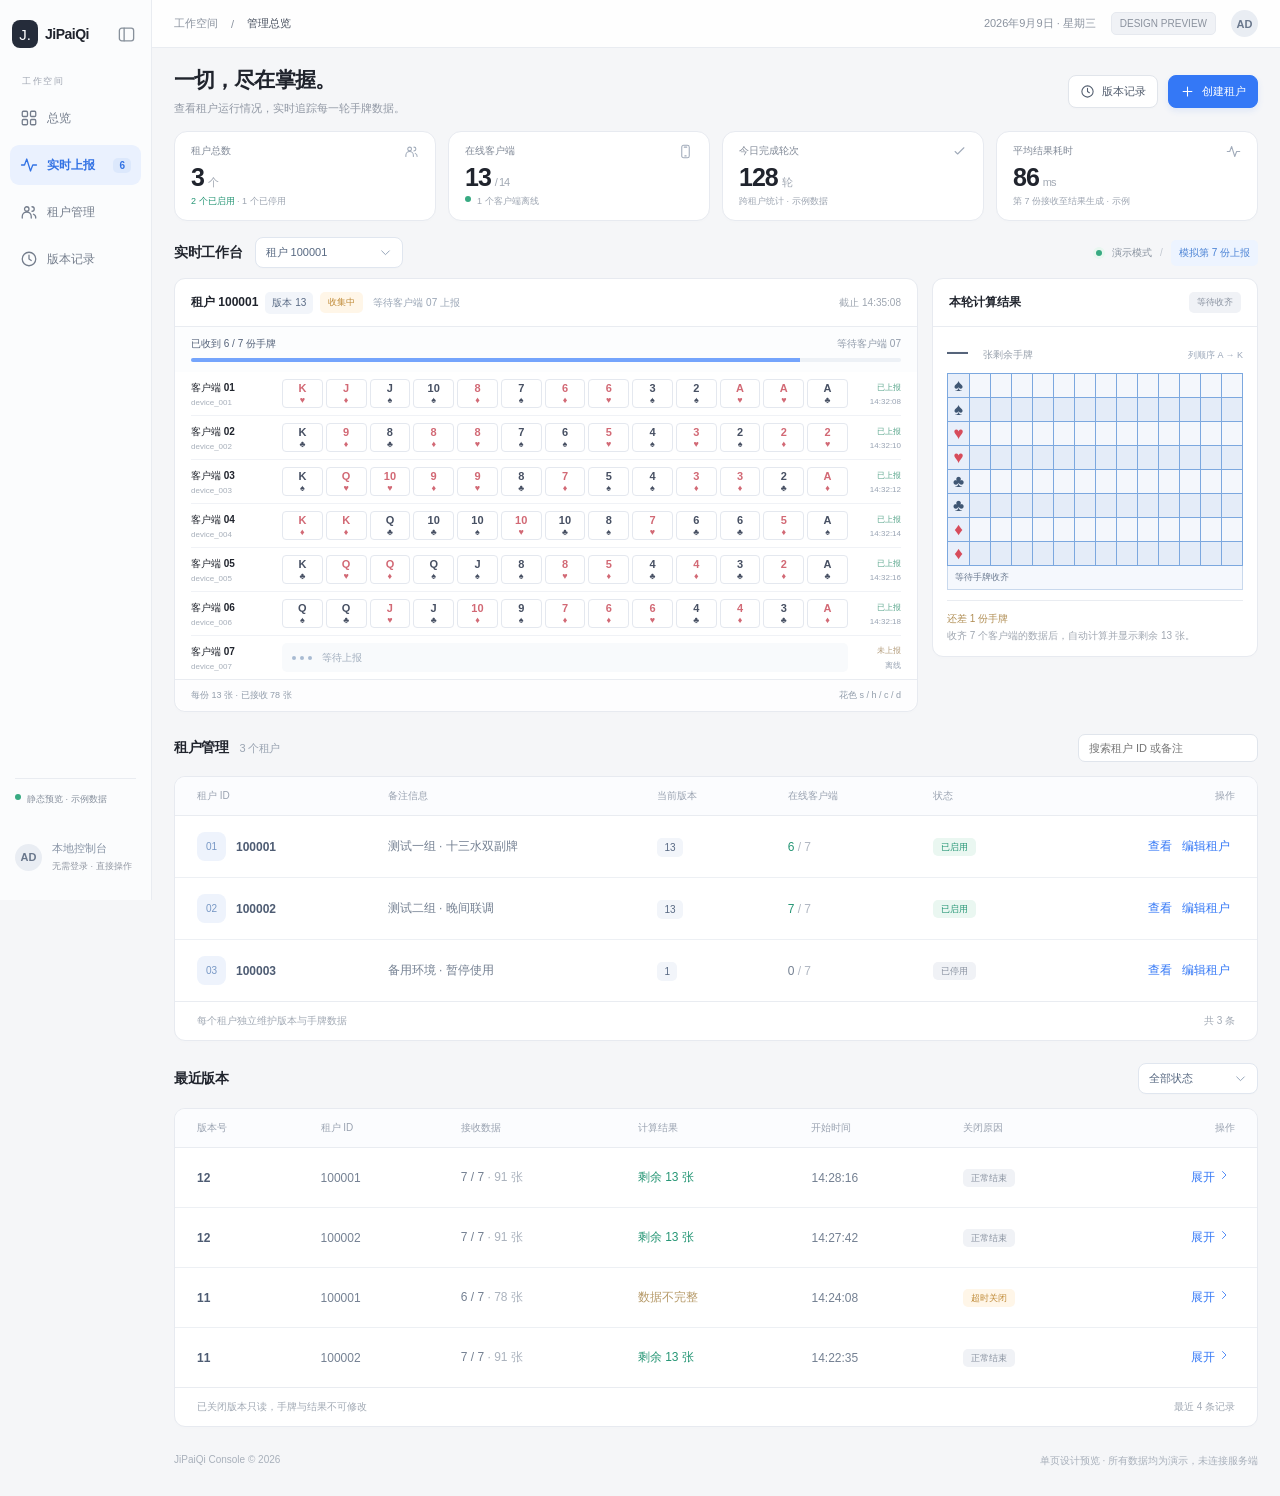
<file: preview/index.html>
<!doctype html>
<html lang="zh-CN"><head><meta charset="UTF-8"><meta name="viewport" content="width=device-width,initial-scale=1"><title>JiPaiQi · 管理控制台</title><link rel="icon" href="data:,">
<style>
:root{--bg:#f5f6f8;--ink:#20242d;--muted:#9298a3;--line:#e9ecf1;--blue:#3478f6;--green:#269675;--sidebar:222px}*{box-sizing:border-box}html{scroll-behavior:smooth;scroll-padding-top:85px}body{margin:0;font-family:-apple-system,BlinkMacSystemFont,"SF Pro Display","PingFang SC","Microsoft YaHei",sans-serif;background:var(--bg);color:var(--ink);font-size:13px;-webkit-font-smoothing:antialiased}button,input,textarea,select{font:inherit}button,a,select{ -webkit-tap-highlight-color:transparent}button{cursor:pointer}button:disabled{cursor:default;opacity:.55}a{color:inherit;text-decoration:none}button:focus-visible,a:focus-visible,input:focus-visible,select:focus-visible,textarea:focus-visible{outline:3px solid #a9c9ff;outline-offset:3px}aside{width:var(--sidebar);position:fixed;inset:0 auto 0 0;background:#fbfcfd;border-right:1px solid var(--line);padding:31px 18px;display:flex;flex-direction:column;z-index:30}.brand{display:flex;align-items:center;gap:11px;padding:0 13px}.brandmark{height:35px;width:35px;background:#252c3a;border-radius:11px;color:white;display:grid;place-items:center;font-size:19px}.brand strong{font-size:19px;letter-spacing:-.5px}.brand small{white-space:nowrap;font-size:9px!important;letter-spacing:1.3px!important;display:block;font-size:10px;letter-spacing:2.1px;color:#989eaa;margin-top:3px}.navlabel{font-size:10px;color:#a0a6b2;letter-spacing:1.7px;margin:47px 15px 13px}nav{display:grid;gap:7px}nav a{display:flex;align-items:center;gap:12px;border-radius:9px;padding:12px 15px;color:#747d8c;font-size:13px}nav a.active{color:#3272e4;background:#eaf1fe;font-weight:600}nav a:hover{background:#edf1f7}svg{width:18px;height:18px;stroke:currentColor;fill:none;stroke-width:1.7;stroke-linecap:round;stroke-linejoin:round;flex:none}.navcount{margin-left:auto;background:#dce8fc;border-radius:5px;padding:2px 6px;font-size:10px}.sidebottom{margin-top:auto}.connection{margin:20px 10px;padding:14px 0;border-top:1px solid var(--line);font-size:11px;color:#87909d}.dot{width:6px;height:6px;background:#38aa82;border-radius:50%;display:inline-block;margin-right:6px;vertical-align:2px}.profile{display:flex;align-items:center;gap:10px;padding:5px 11px}.avatar{width:32px;height:32px;background:#e9edf3;color:#69778c;border-radius:50%;display:grid;place-items:center;font-size:11px;font-weight:600}.profile small{display:block;color:var(--muted);font-size:10px;margin-top:4px}main{margin-left:var(--sidebar)}header{height:68px;background:#ffffffd9;backdrop-filter:blur(15px);border-bottom:1px solid var(--line);display:flex;align-items:center;justify-content:space-between;padding:0 38px;position:sticky;top:0;z-index:20;color:#8a929e;font-size:12px}.crumb{display:flex;gap:13px;align-items:center}.crumb strong{color:#48505e;font-weight:500}.header-right{display:flex;align-items:center;gap:15px}.previewbadge{background:#f0f2f6;color:#8b929e;border:1px solid #e6e9ef;padding:5px 8px;border-radius:5px;font-size:10px}.content{max-width:1610px;margin:auto;padding:34px 38px 26px}.pagehead{display:flex;justify-content:space-between;align-items:center;margin-bottom:27px}h1{font-size:27px;letter-spacing:-.9px;margin:0 0 9px;font-weight:650}p{margin:0;color:#9299a5;line-height:1.7}.actions{display:flex;gap:10px;align-items:center}.btn{border:1px solid #e1e5eb;background:white;border-radius:8px;padding:9px 13px;color:#525d6e;display:inline-flex;align-items:center;justify-content:center;gap:7px;white-space:nowrap;box-shadow:0 1px 2px #19234004}.btn svg{width:15px;height:15px}.btn.primary{background:var(--blue);border-color:var(--blue);color:white;box-shadow:0 3px 6px #3478f61c}.btn:hover{filter:brightness(.98);transform:translateY(-1px)}.btn.tiny{font-size:11px;padding:6px 9px}.textbtn{border:0;background:none;color:var(--blue);padding:5px;font-size:12px}.stats{display:grid;grid-template-columns:repeat(4,1fr);gap:17px;margin-bottom:26px}.stat,.panel{background:white;border:1px solid #e7eaf0;border-radius:13px;box-shadow:0 2px 3px #19223702}.stat{padding:20px 22px}.stat-top{display:flex;justify-content:space-between;align-items:center;color:#808997;font-size:12px}.stat-top svg{color:#a1abba}.stat-value{font-size:31px;letter-spacing:-1px;font-weight:600;margin:11px 0 8px;font-variant-numeric:tabular-nums}.stat-value span{font-size:14px;color:#a1a8b3;font-weight:400;margin-left:4px}.stat-foot{font-size:11px;color:#9da5b1}.green{color:var(--green)}.blue{color:var(--blue)}.workspace-heading{display:flex;align-items:center;justify-content:space-between;margin-bottom:14px}h2{font-size:15px;font-weight:600;margin:0;letter-spacing:-.3px}.workspace-heading .left{display:flex;gap:12px;align-items:center}select{border:1px solid #e0e5ec;background:white;color:#5e6979;border-radius:7px;padding:7px 27px 7px 10px;font-size:11px}.live{font-size:11px;color:#87919e;display:flex;align-items:center;gap:3px}.live .dot{box-shadow:0 0 0 3px #e9f7f0;margin-right:7px}.main-grid{display:grid;grid-template-columns:minmax(0,1fr) 305px;gap:19px;align-items:start}.panelhead{padding:19px 22px;display:flex;align-items:center;justify-content:space-between;border-bottom:1px solid var(--line);gap:12px}.panelhead h3{font-size:13px;margin:0;font-weight:600}.sub{font-size:11px;color:#9da5b0;margin-top:6px}.badge{padding:4px 8px;border-radius:5px;font-size:10px;background:#eaf7f1;color:#269675;white-space:nowrap}.badge.wait{background:#fff6e8;color:#bf8a37}.badge.gray{background:#f0f2f6;color:#8992a0}.roundtitle{display:flex;align-items:center;gap:10px}.version{font-size:12px;color:#596a84;background:#f2f5fa;padding:4px 7px;border-radius:5px;font-variant-numeric:tabular-nums}.progressblock{padding:16px 22px 13px;background:#fcfdfe}.progresslabels{display:flex;justify-content:space-between;font-size:11px;color:#919baa;margin-bottom:10px}.progresslabels b{color:#55637a;font-weight:500}.progress{height:4px;background:#edf1f6;border-radius:4px;overflow:hidden}.progress div{background:#74a4fc;width:85.714%;height:100%;transition:width .7s}.device-list{padding:0 22px}.device{padding:15px 0;border-bottom:1px solid #f0f2f6;display:grid;grid-template-columns:126px minmax(0,1fr);gap:10px;align-items:center}.device>div{min-width:0}.device:last-child{border:0}.deviceidentity{display:flex;align-items:center;gap:9px}.deviceicon{background:#f4f6f9;border-radius:8px;width:30px;height:35px;display:grid;place-items:center;color:#8797ac}.deviceicon svg{width:15px}.devicename{font-size:11px;font-weight:550}.deviceid{font-size:9px;color:#a7afba;margin-top:5px}.handmeta{display:flex;align-items:center;justify-content:space-between;margin-bottom:7px;gap:6px}.handmeta span{font-size:9px;color:#a1a9b5}.handmeta .uploaded{color:#56a48a}.cards{display:flex;gap:4px;flex-wrap:nowrap}.card{width:30px;height:39px;border:1px solid #e4e8ef;border-radius:5px;display:flex;align-items:center;justify-content:center;flex-direction:column;background:#fff;color:#475063;box-shadow:0 1px 2px #17243804;flex:1;max-width:38px;min-width:21px}.rank{font-size:13px;font-weight:600;line-height:16px;font-variant-numeric:tabular-nums}.suit{font-size:10px;line-height:13px}.red{color:#d26975}.missing .card{border:1px dashed #e4e8ef;background:#fafbfd;color:#d0d6df}.missingtext{font-size:10px;color:#b29b76}.panelfoot{border-top:1px solid var(--line);padding:13px 22px;display:flex;align-items:center;justify-content:space-between;background:#fdfdfe;border-radius:0 0 13px 13px;font-size:10px;color:#929dab}.rightcol{display:grid;gap:18px}.result-body{padding:22px}.resultsummary{display:flex;align-items:baseline;gap:8px;margin-bottom:22px}.resultsummary strong{font-size:28px;font-weight:600;color:#56647a}.resultsummary span{color:#97a0ac;font-size:11px}.suitrow{display:flex;align-items:center;margin:12px 0;gap:8px}.suitlabel{width:21px;font-size:19px;color:#5a687e}.suitlabel.red{color:#d26975}.slots{display:flex;gap:5px;flex-wrap:wrap}.slot{height:29px;width:29px;border-radius:5px;background:#f3f6fa;color:#69788d;display:grid;place-items:center;font-size:12px}.placeholder{color:#c1c9d4}.resultnote{font-size:11px;color:#a0a7b1;line-height:1.8;border-top:1px solid var(--line);padding-top:17px;margin-top:21px}.resultnote b{font-weight:500;color:#b18f56}.activity{padding:6px 21px 18px}.event{display:flex;gap:11px;margin-top:18px}.eventdot{height:6px;width:6px;background:#abc7f2;border-radius:50%;margin-top:5px;flex:none}.event p{font-size:11px;color:#7d899b;line-height:1.5}.event small{display:block;color:#adb4be;font-size:9px;margin-top:5px}.section{margin-top:28px}.section .workspace-heading{margin-bottom:14px}.tablewrap{overflow:auto}table{border-collapse:collapse;width:100%;text-align:left;white-space:nowrap}th{font-size:10px;color:#9aa3b1;font-weight:500;background:#fbfcfe;padding:12px 22px;border-bottom:1px solid var(--line)}td{padding:16px 22px;border-bottom:1px solid #edf0f4;font-size:12px;color:#748092}tr:last-child td{border-bottom:0}td strong{font-weight:550;color:#4e5c73;font-variant-numeric:tabular-nums}tbody tr:hover{background:#fafcfe}.tenantcell{display:flex;align-items:center;gap:10px}.tenanticon{height:29px;width:29px;background:#eef3fc;border-radius:8px;display:grid;place-items:center;color:#7898c5;font-size:10px}.tablefoot{padding:12px 22px;border-top:1px solid var(--line);font-size:10px;color:#a1a9b4;display:flex;justify-content:space-between}.historyresult{display:flex;gap:5px;font-size:10px;color:#8997aa}.search{border:1px solid #e0e5ec;background:white;border-radius:7px;padding:7px 10px;width:180px;font-size:11px;color:#697587}.footer{display:flex;justify-content:space-between;color:#a8b0bb;font-size:10px;padding:27px 0 4px}.modalback{position:fixed;inset:0;z-index:100;background:#15213845;backdrop-filter:blur(5px);display:none;align-items:center;justify-content:center}.modalback.open{display:flex}.modal{width:440px;max-width:calc(100vw - 32px);background:white;border:1px solid #ffffffb0;border-radius:18px;box-shadow:0 25px 100px #14213d30;padding:27px}.modal h2{font-size:20px;margin-bottom:9px}.modal p{font-size:12px;margin-bottom:23px}.modal label{display:block;font-size:12px;color:#627085;margin:18px 0 8px}.modal input,.modal textarea{width:100%;border:1px solid #dce3ec;border-radius:8px;padding:11px;background:#fcfdff;resize:vertical}.modal .actions{justify-content:flex-end;margin-top:25px}.formerror{font-size:11px;color:#cc6671;margin-top:10px;min-height:15px}.toast{position:fixed;left:calc(50% + 90px);bottom:30px;background:#263347;color:white;border-radius:10px;padding:12px 20px;z-index:110;opacity:0;transform:translateY(15px);transition:.2s;pointer-events:none;font-size:12px;box-shadow:0 6px 30px #16213525}.toast.show{opacity:1;transform:translateY(0)}.empty{padding:30px;color:#9ca6b4;text-align:center}.demobutton{font-size:10px;border:0;background:#edf4ff;color:#4b83d5;padding:6px 8px;border-radius:5px}.tenantnote{max-width:330px;overflow:hidden;text-overflow:ellipsis}#historydetail{font-size:12px;color:#65728a;line-height:2;max-height:55vh;overflow:auto} @media(min-width:1600px){.card{height:43px}.device{padding:16px 0}}@media(max-width:1250px){:root{--sidebar:190px}.content{padding:28px 24px}header{padding:0 24px}.main-grid{grid-template-columns:minmax(0,1fr) 260px}.device{grid-template-columns:99px 1fr}.device-list{padding:0 16px}.cards{gap:3px}.card{min-width:18px}.deviceicon{display:none}.result-body{padding:18px}.stat{padding:18px}.panelhead{padding:18px 16px}}@media(max-width:1050px){.main-grid{grid-template-columns:1fr}.rightcol{grid-template-columns:1fr 1fr}.device{grid-template-columns:130px 1fr}.card{max-width:45px}.stats{gap:10px}.stat-value{font-size:27px}.pagehead{align-items:flex-start}.pagehead .actions{flex-direction:column;align-items:stretch}.previewbadge{display:none}}@media(max-width:740px){:root{--sidebar:0px}aside{display:none}.content{padding:22px 16px}header{padding:0 16px;height:55px}.header-right>span:first-child{display:none}.stats{grid-template-columns:1fr 1fr}.stat{padding:15px}.rightcol{grid-template-columns:1fr}.pagehead{gap:10px}h1{font-size:23px}.pagehead p{font-size:11px}.pagehead .btn:not(.primary){display:none}.device{grid-template-columns:1fr;gap:8px;padding:13px 0}.deviceidentity{gap:7px}.deviceid{margin:0}.deviceidentity>div:last-child{display:flex;gap:8px;align-items:center}.handmeta{margin-top:-20px;justify-content:flex-end}.handmeta>span:last-child{display:none}.card{max-width:none;min-width:15px;height:37px}.workspace-heading{gap:8px;flex-wrap:wrap}.toast{left:16px;right:16px;text-align:center}.footer{gap:15px}.search{width:145px}.result-body{padding:22px}}

/* Compact workbench: all seven hands and the client-shaped result grid share one viewport. */
:root{--sidebar:152px}html{scroll-padding-top:66px}aside{padding:22px 10px}.brand{gap:8px;padding:0 8px}.brandmark{width:29px;height:29px;font-size:16px;border-radius:9px}.brand strong{font-size:16px}.brand small{font-size:7px!important;letter-spacing:.9px!important}.navlabel{margin:30px 12px 10px;font-size:9px}nav a{padding:11px 10px;gap:9px;font-size:12px}.connection{font-size:9px;margin:16px 5px}.profile{padding:5px}.profile small{font-size:9px}.profile{font-size:11px}.avatar{width:27px;height:27px}header{height:48px;padding:0 22px;font-size:11px}.content{padding:18px 22px 24px;max-width:1680px}.pagehead{margin-bottom:13px}h1{font-size:21px;margin-bottom:5px}.pagehead p{font-size:11px}.btn{padding:8px 11px;font-size:11px}.stats{gap:12px;margin-bottom:16px}.stat{padding:12px 16px;position:relative}.stat-top{font-size:10px}.stat-top svg{width:15px;height:15px}.stat-value{font-size:25px;margin:5px 0 4px;line-height:1.1}.stat-value span{font-size:11px}.stat-foot{font-size:9px}.workspace-heading{margin-bottom:10px}h2{font-size:14px}.main-grid{grid-template-columns:minmax(0,1fr) 326px;gap:14px}.panel{border-radius:11px}.panelhead{padding:13px 16px}.panelhead h3{font-size:12px}.sub{font-size:10px;margin-top:5px}.progressblock{padding:10px 16px}.progresslabels{font-size:10px;margin-bottom:7px}.device-list{padding:0 16px}.device{grid-template-columns:83px minmax(0,1fr) 45px;gap:8px;padding:7px 0;min-height:43px}.deviceicon{display:none}.deviceidentity{gap:0}.devicename{font-size:10px}.deviceid{font-size:8px;margin-top:3px}.handmeta{display:none}.cards{gap:3px}.card{height:29px;width:auto;min-width:15px;max-width:none;border-radius:4px;box-shadow:none}.rank{font-size:11px;line-height:13px}.suit{font-size:9px;line-height:11px}.device-time{text-align:right;font-size:8px;color:#98a3b3;font-variant-numeric:tabular-nums}.device-time b{display:block;font-size:8px;font-weight:400;color:#56a48a;margin-bottom:4px}.device-time.wait b{color:#b19977}.panelfoot{padding:9px 16px;font-size:9px}.rightcol{display:flex;flex-direction:column;gap:12px}.rightcol>.panel{width:100%}.result-body{padding:12px 14px}.resultsummary{margin:0 0 10px;justify-content:space-between}.resultsummary strong{font-size:21px}.resultsummary span{font-size:10px;margin-right:auto;margin-left:7px}.result-order{font-size:9px!important;color:#9ca8ba!important;margin:0!important}.client-grid{display:grid;grid-template-columns:22px repeat(13,minmax(0,1fr));border-top:1px solid #7ca8df;border-left:1px solid #7ca8df;background:#e8effa;border-radius:0;overflow:hidden}.client-cell{height:24px;display:grid;place-items:center;border-right:1px solid #7ca8df;border-bottom:1px solid #7ca8df;font-size:11px;font-weight:550;color:#405774;min-width:0;background:#f4f7fc}.client-cell.alt{background:#e4ecf8}.client-cell.suit-cell{font-size:17px;background:#e8effa}.client-cell.red{color:#d74c5b}.client-cell.filled{background:#edf4ff}.client-grid-footer{font-size:9px;color:#6c7b91;background:#f5f8fd;border:1px solid #c9d9ed;border-top:0;padding:5px 7px}.resultnote{margin-top:10px;padding-top:10px;font-size:10px;line-height:1.65}.activity{padding:0 14px 11px}.event{margin-top:9px;gap:8px}.event p{font-size:10px}.event small{font-size:8px;margin-top:3px}.eventdot{margin-top:4px}.rightcol>.panel:last-child .panelhead{padding:10px 14px}.section{margin-top:22px}.live{font-size:10px}.roundtitle{gap:7px}.version{font-size:10px}.badge{font-size:9px}.tenant-picker{position:relative}.picker-trigger{border:1px solid #e0e6ef;background:#fff;border-radius:8px;display:flex;gap:17px;align-items:center;padding:7px 10px;font-size:11px;color:#586982;min-width:148px;justify-content:space-between;box-shadow:0 1px 2px #172a4503}.picker-trigger svg{width:13px;height:13px;transform:rotate(90deg);transition:.18s;color:#8e9eb4}.picker-trigger[aria-expanded="true"]{border-color:#a9c7f9;background:#f9fbff}.picker-trigger[aria-expanded="true"] svg{transform:rotate(-90deg)}.picker-menu{position:absolute;top:calc(100% + 7px);left:0;min-width:248px;background:#fffffff5;backdrop-filter:blur(20px);border:1px solid #e4e9f2;box-shadow:0 12px 40px #243e611b,0 2px 8px #23385908;border-radius:12px;padding:6px;z-index:40;max-height:300px;overflow:auto}.picker-menu[hidden]{display:none}.picker-caption{padding:7px 9px;font-size:9px;color:#a2adbb;letter-spacing:.7px}.picker-option{width:100%;border:0;background:none;text-align:left;display:flex;align-items:center;gap:9px;padding:10px 9px;border-radius:7px;color:#617086}.picker-option:hover{background:#f3f6fa}.picker-option[aria-selected="true"]{background:#edf4ff;color:#3777d9}.picker-option .tenanticon{height:28px;width:28px;font-size:9px}.picker-option strong{font-size:11px;font-weight:550;display:block}.picker-option small{font-size:9px;color:#9aa5b5;display:block;margin-top:4px;max-width:165px;overflow:hidden;text-overflow:ellipsis;white-space:nowrap}.picker-option svg{margin-left:auto;width:14px;height:14px}.picker-option:not([aria-selected="true"]) svg{visibility:hidden}#tenantSelect{display:none}
@media(min-width:1500px){.main-grid{grid-template-columns:minmax(0,1fr) 370px}.device{grid-template-columns:105px minmax(0,1fr) 65px}.card{height:32px}.device{padding:7px 0;min-height:46px}.client-cell{height:27px}}
@media(max-width:1100px){.content{padding:15px 16px 22px}.main-grid{grid-template-columns:minmax(0,1fr) 302px;gap:11px}.device{grid-template-columns:67px minmax(0,1fr) 40px;gap:5px}.device-list{padding:0 11px}.cards{gap:2px}.panelhead{padding:12px}.roundtitle{gap:5px}.rightcol{display:flex}.pagehead .actions{flex-direction:row}.stat{padding:11px 12px}.brand small{display:none}.client-cell{height:24px}.pagehead p{font-size:10px}.result-body{padding:12px 10px}.result-order{font-size:8px!important}}
@media(max-width:900px){:root{--sidebar:128px}.brand{padding:0 3px}.brand strong{font-size:14px}nav a{font-size:11px;gap:7px;padding:10px 7px}.navcount{display:none}.main-grid{grid-template-columns:minmax(0,1fr) 265px}.device{grid-template-columns:58px minmax(0,1fr)}.device-time{display:none}.card{min-width:12px}.rank{font-size:10px}.suit{font-size:8px}.result-order{display:none}.stat-foot{font-size:8px}.header-right>span:first-child{display:none}.deadline{display:none}}
@media(max-width:740px){:root{--sidebar:0px}.main-grid{grid-template-columns:1fr}.stats{grid-template-columns:repeat(4,1fr);gap:6px}.stat{padding:10px 8px}.stat-top{font-size:9px}.stat-top svg,.stat-foot{display:none}.stat-value{font-size:21px}.pagehead p{display:none}.content{padding:14px 12px}.pagehead{align-items:center}.rightcol{display:grid;grid-template-columns:1fr}.device{grid-template-columns:65px minmax(0,1fr) 40px;gap:5px}.device-time{display:block}.deviceidentity>div:last-child{display:block}.deviceid{margin-top:3px}.card{height:31px}.rank{font-size:11px}.suit{font-size:9px}.picker-menu{min-width:230px}.client-cell{height:27px}.result-order{display:block}.live{gap:0}.workspace-heading{row-gap:8px}.panelhead{gap:5px}.sub{font-size:9px}.rightcol>.panel:last-child{display:none}}


@media(min-width:741px) and (max-height:760px){header{height:42px}.content{padding-top:11px}.pagehead{margin-bottom:9px}.pagehead p{display:none}h1{font-size:19px;margin:0}.stats{margin-bottom:11px}.stat{padding:9px 13px}.stat-foot{display:none}.stat-value{font-size:23px;margin:4px 0 0}.workspace-heading{margin-bottom:8px}.panelhead{padding-top:10px;padding-bottom:10px}.device{padding-top:6px;padding-bottom:6px;min-height:41px}.resultnote{font-size:9px}.rightcol>.panel:last-child{display:none}}

.main-grid>.panel>.panelhead,.main-grid>.rightcol>.panel:first-child>.panelhead{height:48px;min-height:48px;padding:0 16px}.panelhead #deadline{margin:0;white-space:nowrap}.history-row{cursor:pointer}.history-row:focus-visible{outline:2px solid #a9c7f9;outline-offset:-2px}.history-expand>td{padding:16px;background:#f5f7fb;white-space:normal}.history-expand .main-grid{align-items:start}.history-expand .device{white-space:nowrap}.history-expand .result-order{white-space:nowrap}.history-toggle svg{width:12px;height:12px;transition:.2s}.history-toggle[aria-expanded="true"] svg{transform:rotate(90deg)}.history-expand .panelhead{height:48px;min-height:48px;padding:0 16px}.history-expand .result-body{padding:12px 10px}.fieldhint{font-size:10px;color:#9ca7b6;margin-top:6px;line-height:1.6}.profile{color:#8793a5}
@media(max-width:740px){.history-expand>td{padding:9px}.history-expand .main-grid{min-width:560px;grid-template-columns:minmax(0,1fr) 265px}}

.status-picker .picker-trigger{min-width:120px}.status-picker .picker-menu{left:auto;right:0;min-width:170px}.status-picker .picker-option{padding:10px 11px;gap:10px}.status-picker .picker-option .dot{margin:0;flex:none}.status-picker .picker-option strong{font-weight:400}.status-picker .picker-option[aria-selected="true"] strong{font-weight:550}#historyFilter{display:none}

.sidebar-top{display:flex;justify-content:flex-end;margin:-9px 0 14px}.sidebar-toggle{display:grid;place-items:center;width:30px;height:30px;padding:0;border:0;border-radius:7px;color:#87909b;background:transparent}.sidebar-toggle:hover{background:#edf0f5;color:#46566d}.sidebar-toggle svg{width:21px;height:21px;stroke-width:1.65}aside,main{transition:width .2s ease,margin-left .2s ease}body.sidebar-collapsed{--sidebar:52px}body.sidebar-collapsed aside{width:52px;padding:22px 10px}body.sidebar-collapsed .sidebar-top{justify-content:center}body.sidebar-collapsed aside>.brand,body.sidebar-collapsed aside>.navlabel,body.sidebar-collapsed aside>nav,body.sidebar-collapsed aside>.sidebottom{display:none}
@media(max-width:740px){aside{display:flex;width:152px;box-shadow:8px 0 25px #20345012}main{margin-left:52px}body:not(.sidebar-collapsed) aside{width:152px}body.sidebar-collapsed aside{box-shadow:none}}
@media(prefers-reduced-motion:reduce){aside,main{transition:none}}

/* Brand and sidebar control share one compact header. */
aside{padding-top:18px}.sidebar-heading{display:flex;align-items:center;gap:4px;min-height:32px;padding:0 2px}.sidebar-heading .brand{order:0;padding:0;gap:7px;min-width:0;flex:1}.sidebar-heading .brandmark{width:26px;height:28px;flex:none;font-size:15px;border-radius:8px}.sidebar-heading .brand strong{font-size:14px;letter-spacing:-.5px;white-space:nowrap}.sidebar-heading .brand small{display:none}.sidebar-heading .sidebar-top{order:1;margin:0;display:flex;flex:none}.sidebar-heading .sidebar-toggle{width:26px;height:28px}.sidebar-heading .sidebar-toggle svg{width:19px;height:19px}.navlabel{margin-top:25px}body.sidebar-collapsed .sidebar-heading{padding:0;justify-content:center}body.sidebar-collapsed .sidebar-heading .brand{display:none}body.sidebar-collapsed .sidebar-heading .sidebar-top{margin:0}body.sidebar-collapsed aside{padding-top:18px}
@media(min-width:741px) and (max-width:900px){.sidebar-heading .brandmark{display:none}.sidebar-heading .brand strong{font-size:14px}}

#live .main-grid>.panel>.panelhead>div{min-width:0;flex:1}#live .roundtitle{min-width:0}#live .roundtitle h3,#live .roundtitle .version,#live .roundtitle .badge{flex-shrink:0}.round-status{font-size:10px;color:#99a5b5;overflow:hidden;text-overflow:ellipsis;white-space:nowrap;margin-left:3px;font-weight:400;min-width:0}.hand-pending{height:29px;display:flex;align-items:center;gap:10px;flex:1;color:#a0adbd;font-size:10px;padding:0 10px;border-radius:5px;background:#f8fafc}.waiting-dots{display:inline-flex;align-items:center;gap:4px;height:16px}.waiting-dots i{display:block;width:4px;height:4px;border-radius:50%;background:#a9bbd2}.waiting-dots.animated i{animation:waiting-dot 1.35s ease-in-out infinite}.waiting-dots.animated i:nth-child(2){animation-delay:.16s}.waiting-dots.animated i:nth-child(3){animation-delay:.32s}@keyframes waiting-dot{0%,65%,100%{opacity:.3;transform:translateY(0)}30%{opacity:1;transform:translateY(-2px)}}
@media(prefers-reduced-motion:reduce){.waiting-dots.animated i{animation:none;opacity:.7}}
@media(max-width:1100px){#live #deadline{display:none}.round-status{font-size:9px}}
/* The result is now the only right-hand card; keep it visible at every breakpoint. */
.rightcol>.panel:last-child{display:block}

/* Shared result typography for live and historical rounds. */
.client-cell:not(.suit-cell){font-size:16px;font-weight:650;line-height:1;letter-spacing:-.4px;font-variant-numeric:tabular-nums}
@media(min-width:1500px){.client-cell:not(.suit-cell){font-size:18px}}
@media(min-width:741px) and (max-width:900px){.client-cell:not(.suit-cell){font-size:14px}}
</style></head><body>
<svg style="position:absolute;width:0;height:0;overflow:hidden" aria-hidden="true"><defs><symbol id="grid" viewBox="0 0 24 24"><rect x="3" y="3" width="7" height="7" rx="1.5"/><rect x="14" y="3" width="7" height="7" rx="1.5"/><rect x="3" y="14" width="7" height="7" rx="1.5"/><rect x="14" y="14" width="7" height="7" rx="1.5"/></symbol><symbol id="users" viewBox="0 0 24 24"><circle cx="9" cy="8" r="3"/><path d="M3 20v-2a6 6 0 0 1 12 0v2M16 5a3 3 0 0 1 0 6M18 15a5 5 0 0 1 3 5"/></symbol><symbol id="phone" viewBox="0 0 24 24"><rect x="6" y="2" width="12" height="20" rx="3"/><path d="M10 5h4M11 19h2"/></symbol><symbol id="clock" viewBox="0 0 24 24"><circle cx="12" cy="12" r="9"/><path d="M12 7v5l3 2"/></symbol><symbol id="pulse" viewBox="0 0 24 24"><path d="M2 12h4l3-8 5 16 3-8h5"/></symbol><symbol id="plus" viewBox="0 0 24 24"><path d="M12 5v14M5 12h14"/></symbol><symbol id="arrow" viewBox="0 0 24 24"><path d="m9 5 7 7-7 7"/></symbol><symbol id="check" viewBox="0 0 24 24"><path d="m5 12 4 4L19 6"/></symbol></defs></svg>
<aside><div class="sidebar-heading"><div class="sidebar-top"><button id="sidebarToggle" class="sidebar-toggle" aria-label="隐藏菜单栏" aria-expanded="true" title="隐藏菜单栏"><svg viewBox="0 0 24 24"><rect x="3" y="4" width="18" height="16" rx="3"/><path d="M9 4v16"/></svg></button></div><a class="brand" href="#overview"><div class="brandmark">J.</div><div><strong>JiPaiQi</strong><small>ADMIN CONSOLE</small></div></a></div><div class="navlabel">工作空间</div><nav><a class="active" href="#overview"><svg><use href="#grid"/></svg>总览</a><a href="#live"><svg><use href="#pulse"/></svg>实时上报<span class="navcount">6</span></a><a href="#tenants"><svg><use href="#users"/></svg>租户管理</a><a href="#history"><svg><use href="#clock"/></svg>版本记录</a></nav><div class="sidebottom"><div class="connection"><span class="dot"></span>静态预览 · 示例数据</div><div class="profile"><span class="avatar">AD</span><div>本地控制台<small>无需登录 · 直接操作</small></div></div></div></aside>
<main><header><div class="crumb">工作空间 <span>/</span> <strong>管理总览</strong></div><div class="header-right"><span>2026年9月9日 · 星期三</span><span class="previewbadge">DESIGN PREVIEW</span><span class="avatar" style="width:27px;height:27px">AD</span></div></header><div class="content" id="overview">
<div class="pagehead"><div><h1>一切，尽在掌握。</h1><p>查看租户运行情况，实时追踪每一轮手牌数据。</p></div><div class="actions"><a class="btn" href="#history"><svg><use href="#clock"/></svg>版本记录</a><button class="btn primary" id="create"><svg><use href="#plus"/></svg>创建租户</button></div></div>
<div class="stats"><div class="stat"><div class="stat-top">租户总数<svg><use href="#users"/></svg></div><div class="stat-value" id="tenantTotal">3<span>个</span></div><div class="stat-foot"><span class="green" id="enabledTotal">2 个已启用</span> · 1 个已停用</div></div><div class="stat"><div class="stat-top">在线客户端<svg><use href="#phone"/></svg></div><div class="stat-value" id="onlineTotal">13<span>/ 14</span></div><div class="stat-foot" id="offlineTotal"><span class="dot"></span>1 个客户端离线</div></div><div class="stat"><div class="stat-top">今日完成轮次<svg><use href="#check"/></svg></div><div class="stat-value">128<span>轮</span></div><div class="stat-foot">跨租户统计 · 示例数据</div></div><div class="stat"><div class="stat-top">平均结果耗时<svg><use href="#pulse"/></svg></div><div class="stat-value">86<span>ms</span></div><div class="stat-foot">第 7 份接收至结果生成 · 示例</div></div></div>
<section id="live"><div class="workspace-heading"><div class="left"><h2>实时工作台</h2><div class="tenant-picker"><button type="button" id="tenantPickerButton" class="picker-trigger" aria-expanded="false" aria-haspopup="listbox" aria-controls="tenantPickerMenu"><span id="tenantPickerLabel">租户 100001</span><svg><use href="#arrow"/></svg></button><div class="picker-menu" id="tenantPickerMenu" role="listbox" aria-label="选择租户" hidden></div><select id="tenantSelect" aria-label="选择工作台租户" tabindex="-1"><option value="100001">租户 100001</option></select></div></div><div class="live"><span class="dot"></span>演示模式 <span style="color:#c0c6ce;margin:0 5px">/</span><button class="demobutton" id="demo">模拟第 7 份上报</button></div></div>
<div class="main-grid"><div class="panel"><div class="panelhead"><div><div class="roundtitle"><h3 id="workspaceTenant">租户 100001</h3><span class="version" id="version">版本 13</span><span class="badge wait" id="roundBadge">收集中</span><span class="round-status" id="roundStatus" role="status">等待客户端 07 上报</span></div></div><span class="sub" id="deadline">截止 14:35:08</span></div><div class="progressblock"><div class="progresslabels"><b id="progressLabel">已收到 6 / 7 份手牌</b><span id="progressRight">等待客户端 07</span></div><div class="progress"><div id="progressBar"></div></div></div><div class="device-list" id="devices"></div><div class="panelfoot"><span id="receivedNote">每份 13 张 · 已接收 78 张</span><span>花色 s / h / c / d</span></div></div>
<div class="rightcol"><div class="panel"><div class="panelhead"><h3>本轮计算结果</h3><span class="badge gray" id="resultBadge">等待收齐</span></div><div class="result-body"><div class="resultsummary"><strong id="resultCount">—</strong><span>张剩余手牌</span><span class="result-order">列顺序 A → K</span></div><div id="resultRows"></div><div class="resultnote" id="resultNote"><b>还差 1 份手牌</b><br>收齐 7 个客户端的数据后，自动计算并显示剩余 13 张。</div></div></div></div></div></section>
<section class="section" id="tenants"><div class="workspace-heading"><h2>租户管理 <span style="font-size:11px;color:#9aa4b2;font-weight:400;margin-left:7px" id="tenantCountLabel">3 个租户</span></h2><input class="search" id="search" placeholder="搜索租户 ID 或备注" aria-label="搜索租户"></div><div class="panel tablewrap"><table><thead><tr><th>租户 ID</th><th>备注信息</th><th>当前版本</th><th>在线客户端</th><th>状态</th><th style="text-align:right">操作</th></tr></thead><tbody id="tenantRows"></tbody></table><div class="tablefoot"><span>每个租户独立维护版本与手牌数据</span><span id="rowCount">共 3 条</span></div></div></section>
<section class="section" id="history"><div class="workspace-heading"><h2>最近版本</h2><div class="tenant-picker status-picker"><button type="button" id="statusPickerButton" class="picker-trigger" aria-expanded="false" aria-haspopup="listbox" aria-controls="statusPickerMenu"><span id="statusPickerLabel">全部状态</span><svg><use href="#arrow"/></svg></button><div class="picker-menu" id="statusPickerMenu" role="listbox" aria-label="历史状态筛选" hidden></div><select id="historyFilter" aria-label="历史状态筛选值" hidden><option value="all">全部状态</option><option value="game_end">正常结束</option><option value="timeout">超时关闭</option></select></div></div><div class="panel tablewrap"><table><thead><tr><th>版本号</th><th>租户 ID</th><th>接收数据</th><th>计算结果</th><th>开始时间</th><th>关闭原因</th><th style="text-align:right">操作</th></tr></thead><tbody id="historyRows"></tbody></table><div class="tablefoot"><span>已关闭版本只读，手牌与结果不可修改</span><span>最近 4 条记录</span></div></div></section><footer class="footer"><span>JiPaiQi Console © 2026</span><span>单页设计预览 · 所有数据均为演示，未连接服务端</span></footer></div></main>
<div class="modalback" id="tenantModal" role="dialog" aria-modal="true" aria-labelledby="modalTitle"><form class="modal" id="tenantForm"><h2 id="modalTitle">创建租户</h2><p>为这张牌桌创建独立的数据空间。</p><label for="tenantId">租户 ID</label><input id="tenantId" placeholder="例如 100004" required maxlength="32" autocomplete="off"><label for="tenantVersion">当前版本</label><input id="tenantVersion" type="number" min="1" max="2147483647" step="1" value="1" required><div class="fieldhint">默认从 1 开始。修改版本后，该租户工作台重新等待手牌，历史记录保留。</div><label for="tenantMemo">备注信息</label><textarea id="tenantMemo" placeholder="填写联系人、用途或其他租户信息" rows="3" maxlength="300"></textarea><div class="formerror" id="formError" role="alert"></div><div class="actions"><button type="button" class="btn" data-close>取消</button><button class="btn primary" type="submit">保存租户</button></div></form></div>
<div class="modalback" id="detailModal" role="dialog" aria-modal="true" aria-labelledby="detailTitle"><div class="modal"><h2 id="detailTitle">版本详情</h2><div id="historydetail"></div><div class="actions"><button class="btn" data-close>关闭</button></div></div></div><div class="toast" id="toast" role="status"></div>
<script>
const $=s=>document.querySelector(s),esc=s=>String(s).replace(/[&<>"']/g,c=>({'&':'&amp;','<':'&lt;','>':'&gt;','"':'&quot;',"'":'&#39;'}[c]));
const sidebarToggle=document.getElementById('sidebarToggle');
function setSidebarCollapsed(collapsed){document.body.classList.toggle('sidebar-collapsed',collapsed);sidebarToggle.setAttribute('aria-expanded',String(!collapsed));sidebarToggle.setAttribute('aria-label',collapsed?'显示菜单栏':'隐藏菜单栏');sidebarToggle.title=collapsed?'显示菜单栏':'隐藏菜单栏'}
sidebarToggle.onclick=()=>setSidebarCollapsed(!document.body.classList.contains('sidebar-collapsed'));
if(window.innerWidth<=740)setSidebarCollapsed(true);
const suits={s:'♠',h:'♥',c:'♣',d:'♦'},ranks=['A','2','3','4','5','6','7','8','9','10','J','Q','K'];
// Deterministic demonstration deal: two complete decks, seven 13-card hands, 13 remaining.
let deck=[];for(let copy=0;copy<2;copy++)for(let s of ['s','h','c','d'])for(let r of ranks)deck.push({rank:r,suit:s});let seed=417;for(let i=deck.length-1;i>0;i--){seed=(seed*1664525+1013904223)>>>0;let j=seed%(i+1);[deck[i],deck[j]]=[deck[j],deck[i]]}const sortCards=a=>a.slice().sort((a,b)=>ranks.indexOf(b.rank)-ranks.indexOf(a.rank));const hands=Array.from({length:7},(_,i)=>sortCards(deck.slice(i*13,i*13+13))),remaining=deck.slice(91);
let tenants=[{id:'100001',note:'测试一组 · 十三水双副牌',version:13,online:6,enabled:true,ready:false},{id:'100002',note:'测试二组 · 晚间联调',version:13,online:7,enabled:true,ready:true},{id:'100003',note:'备用环境 · 暂停使用',version:1,online:0,enabled:false,ready:false}],selected='100001',editing=null,lastFocus=null;
const histories=[{version:12,id:'100001',count:7,time:'14:28:16',reason:'game_end'},{version:12,id:'100002',count:7,time:'14:27:42',reason:'game_end'},{version:11,id:'100001',count:6,time:'14:24:08',reason:'timeout'},{version:11,id:'100002',count:7,time:'14:22:35',reason:'game_end'}];
function card(c){return `<span class="card ${'hd'.includes(c.suit)?'red':''}" title="${suits[c.suit]} ${c.rank}"><span class="rank">${c.rank}</span><span class="suit">${suits[c.suit]}</span></span>`}
function renderHandRows(n,live=false){return hands.map((hand,i)=>`<div class="device ${i>=n?'missing':''}"><div class="deviceidentity"><span class="deviceicon"><svg><use href="#phone"/></svg></span><div><div class="devicename">客户端 ${String(i+1).padStart(2,'0')}</div><div class="deviceid">device_${String(i+1).padStart(3,'0')}</div></div></div><div><div class="handmeta"><span class="${i<n?'uploaded':''}">${i<n?'已上报 · 13 张':'离线 · 未上报'}</span><span>${i<n?'14:32:'+String(8+i*2).padStart(2,'0'):'等待设备连接'}</span></div><div class="cards">${i<n?hand.map(card).join(''):'<div class="hand-pending" role="status" aria-label="'+(live?'等待上报':'本轮未上报')+'"><span class="waiting-dots '+(live?'animated':'')+'" aria-hidden="true"><i></i><i></i><i></i></span><span>'+(live?'等待上报':'本轮未上报')+'</span></div>'}</div></div><div class="device-time ${i>=n?'wait':''}"><b>${i<n?'已上报':'未上报'}</b>${i<n?'14:32:'+String(8+i*2).padStart(2,'0'):'离线'}</div></div>`).join('')}
function renderResultGrid(ready,n){return '<div class="client-grid" role="img" aria-label="客户端结果面板，8行花色，13列按A到K排列">'+['s','s','h','h','c','c','d','d'].map((s,row)=>'<div class="client-cell suit-cell '+('hd'.includes(s)?'red':'')+'">'+suits[s]+'</div>'+ranks.map(r=>{let count=remaining.filter(c=>c.suit===s&&c.rank===r).length,filled=ready&&count>row%2;return '<div class="client-cell '+(row%2?'alt ':'')+('hd'.includes(s)?'red ':'')+(filled?'filled':'')+'" title="'+suits[s]+r+' · 第'+(row%2+1)+'副">'+(filled?r:'')+'</div>'}).join('')).join('')+'</div><div class="client-grid-footer">'+(ready?'本轮结果已锁定':n?'等待手牌收齐':'等待下一局')+'</div>'}
let expandedHistory=null;
function renderWorkspace(){let t=tenants.find(t=>t.id===selected),n=t.ready?7:(t.received??t.online);$('#workspaceTenant').textContent='租户 '+t.id;$('#version').textContent='版本 '+t.version;$('#roundBadge').textContent=t.ready?'结果已锁定':n?'收集中':'等待新局';$('#roundBadge').className='badge '+(t.ready?'':n?'wait':'gray');$('#deadline').textContent=n?'截止 14:35:08':'尚未开始计时';$('#progressLabel').textContent=`已收到 ${n} / 7 份手牌`;$('#progressRight').textContent=t.ready?'全部收齐 · 结果已推送':n?'等待客户端 07':'等待客户端连接';$('#progressBar').style.width=n/7*100+'%';$('#receivedNote').textContent=`每份 13 张 · 已接收 ${n*13} 张`;$('#devices').innerHTML=renderHandRows(n,true);$('#resultBadge').textContent=t.ready?'已锁定':'等待收齐';$('#resultBadge').className='badge '+(t.ready?'':'gray');$('#resultCount').textContent=t.ready?'13':'—';$('#resultRows').innerHTML=renderResultGrid(t.ready,n);$('#resultNote').innerHTML=t.ready?'<span class="green">7 份数据校验通过</span><br>本轮结果已锁定。结束后推进到下一版本，等待新局。':`<b>${n?'还差 '+(7-n)+' 份手牌':'等待新局开始'}</b><br>收齐 7 个客户端的数据后，自动计算并显示剩余 13 张。`;$('#roundStatus').textContent=t.ready?'13 张结果已生成':n?'等待客户端 '+String(n+1).padStart(2,'0')+' 上报':'等待新局与手牌上报';$('#roundStatus').title=$('#roundStatus').textContent;$('#demo').textContent=t.ready?'重置演示':'模拟第 7 份上报';$('#demo').disabled=!t.enabled;}
function renderTenants(){let q=$('#search').value.trim().toLowerCase(),filtered=tenants.filter(t=>(t.id+' '+t.note).toLowerCase().includes(q));$('#tenantRows').innerHTML=filtered.length?filtered.map(t=>`<tr><td><div class="tenantcell"><span class="tenanticon">${esc(t.id.slice(-2))}</span><strong>${esc(t.id)}</strong></div></td><td class="tenantnote" title="${esc(t.note)}">${esc(t.note||'暂无备注')}</td><td><span class="version">${t.version}</span></td><td><span class="${t.online?'green':''}">${t.online}</span> <span style="color:#b0b7c2">/ 7</span></td><td><span class="badge ${t.enabled?'':'gray'}">${t.enabled?'已启用':'已停用'}</span></td><td style="text-align:right"><button class="textbtn" data-view="${esc(t.id)}">查看</button><button class="textbtn" data-edit="${esc(t.id)}">编辑租户</button></td></tr>`).join(''):'<tr><td colspan="6" class="empty">没有匹配的租户</td></tr>';let enabled=tenants.filter(t=>t.enabled),online=enabled.reduce((n,t)=>n+t.online,0);$('#onlineTotal').innerHTML=online+'<span>/ '+enabled.length*7+'</span>';$('#offlineTotal').innerHTML='<span class="dot"></span>'+ (enabled.length*7-online)+' 个客户端离线';$('.navcount').textContent=tenants.find(t=>t.id===selected).online;$('#tenantTotal').innerHTML=tenants.length+'<span>个</span>';$('#enabledTotal').textContent=tenants.filter(t=>t.enabled).length+' 个已启用';$('#tenantCountLabel').textContent=tenants.length+' 个租户';$('#rowCount').textContent='共 '+filtered.length+' 条';$('#tenantSelect').innerHTML=tenants.map(t=>`<option value="${esc(t.id)}">租户 ${esc(t.id)}</option>`).join('');$('#tenantSelect').value=selected;renderPicker();}
function renderPicker(){ $('#tenantPickerLabel').textContent='租户 '+selected;$('#tenantPickerMenu').innerHTML='<div class="picker-caption">切换租户工作台</div>'+tenants.map(t=>'<button type="button" class="picker-option" role="option" aria-selected="'+(t.id===selected)+'" data-pick="'+esc(t.id)+'"><span class="tenanticon">'+esc(t.id.slice(-2))+'</span><span><strong>租户 '+esc(t.id)+'</strong><small>'+esc(t.note||'暂无备注')+'</small></span><svg><use href="#check"/></svg></button>').join('')}
function closePicker(){ $('#tenantPickerMenu').hidden=true;$('#tenantPickerButton').setAttribute('aria-expanded','false') }
function chooseTenant(id){selected=id;$('#tenantSelect').value=id;renderWorkspace();renderPicker();$('.navcount').textContent=tenants.find(t=>t.id===id).online;closePicker()}
$('#tenantPickerButton').onclick=()=>{let open=$('#tenantPickerMenu').hidden;$('#tenantPickerMenu').hidden=!open;$('#tenantPickerButton').setAttribute('aria-expanded',String(open));if(open)$('#tenantPickerMenu').querySelector('[aria-selected="true"]').focus()};
$('#tenantPickerMenu').onclick=e=>{let b=e.target.closest('[data-pick]');if(b){chooseTenant(b.dataset.pick);$('#tenantPickerButton').focus()}};
document.addEventListener('click',e=>{if(!e.target.closest('.tenant-picker'))closePicker()});
document.addEventListener('keydown',e=>{if($('#tenantPickerMenu').hidden)return;let options=[...$('#tenantPickerMenu').querySelectorAll('button')],i=options.indexOf(document.activeElement);if(e.key==='Escape'){closePicker();$('#tenantPickerButton').focus()}if(['ArrowDown','ArrowUp','Home','End'].includes(e.key)){e.preventDefault();let next=e.key==='Home'?0:e.key==='End'?options.length-1:(i+(e.key==='ArrowDown'?1:-1)+options.length)%options.length;options[next].focus()}if(e.key==='Tab')closePicker()});
function historyPanel(h){let ready=h.count===7;return `<div class="main-grid"><div class="panel"><div class="panelhead"><div class="roundtitle"><h3>租户 ${h.id}</h3><span class="version">版本 ${h.version}</span><span class="badge gray">已关闭</span></div><span class="sub" style="margin:0">${h.time} 开始</span></div><div class="progressblock"><div class="progresslabels"><b>已收到 ${h.count} / 7 份手牌</b><span>${h.reason==='timeout'?'超时关闭 · 数据不完整':'正常结束 · 结果已锁定'}</span></div><div class="progress"><div style="width:${h.count/7*100}%"></div></div></div><div class="device-list">${renderHandRows(h.count)}</div><div class="panelfoot"><span>每份 13 张 · 已接收 ${h.count*13} 张</span><span>历史快照 · 示例数据</span></div></div><div class="rightcol"><div class="panel"><div class="panelhead"><h3>本轮计算结果</h3><span class="badge ${ready?'':'wait'}">${ready?'已锁定':'数据不完整'}</span></div><div class="result-body"><div class="resultsummary"><strong>${ready?'13':'—'}</strong><span>张剩余手牌</span><span class="result-order">列顺序 A → K</span></div>${renderResultGrid(ready,h.count).replace('等待手牌收齐','本轮已关闭 · 数据未收齐')}<div class="resultnote">${ready?'7 份数据校验通过，历史结果只读。':'本轮仅收到 '+h.count+' 份手牌，未生成确定结果。'}<br>这里展示历史布局的示例数据。</div></div></div></div></div>`}
const statusOptions=[{value:'all',label:'全部状态',color:'#9aa9bd'},{value:'game_end',label:'正常结束',color:'#43a888'},{value:'timeout',label:'超时关闭',color:'#d4a052'}];
function renderStatusPicker(){let value=$('#historyFilter').value;$('#statusPickerLabel').textContent=statusOptions.find(o=>o.value===value).label;$('#statusPickerMenu').innerHTML=statusOptions.map(o=>`<button type="button" class="picker-option" role="option" aria-selected="${o.value===value}" data-status="${o.value}"><span class="dot" style="background:${o.color}"></span><strong>${o.label}</strong><svg><use href="#check"/></svg></button>`).join('')}
function closeStatusPicker(){ $('#statusPickerMenu').hidden=true;$('#statusPickerButton').setAttribute('aria-expanded','false') }
$('#statusPickerButton').onclick=()=>{let open=$('#statusPickerMenu').hidden;closePicker();$('#statusPickerMenu').hidden=!open;$('#statusPickerButton').setAttribute('aria-expanded',String(open));if(open)$('#statusPickerMenu').querySelector('[aria-selected="true"]').focus()};
$('#statusPickerMenu').onclick=e=>{let b=e.target.closest('[data-status]');if(b){$('#historyFilter').value=b.dataset.status;expandedHistory=null;renderHistory();renderStatusPicker();closeStatusPicker();$('#statusPickerButton').focus()}};
document.addEventListener('click',e=>{if(!e.target.closest('.status-picker'))closeStatusPicker()});
document.addEventListener('keydown',e=>{if($('#statusPickerMenu').hidden)return;let options=[...$('#statusPickerMenu').querySelectorAll('button')],i=options.indexOf(document.activeElement);if(e.key==='Escape'){closeStatusPicker();$('#statusPickerButton').focus()}if(['ArrowDown','ArrowUp','Home','End'].includes(e.key)){e.preventDefault();let next=e.key==='Home'?0:e.key==='End'?options.length-1:(i+(e.key==='ArrowDown'?1:-1)+options.length)%options.length;options[next].focus()}if(e.key==='Tab')closeStatusPicker()});
renderStatusPicker();
function renderHistory(){let f=$('#historyFilter').value;$('#historyRows').innerHTML=histories.map((h,i)=>({...h,i})).filter(h=>f==='all'||h.reason===f).map(h=>`<tr class="history-row" data-history-row="${h.i}"><td><strong>${h.version}</strong></td><td>${h.id}</td><td>${h.count} / 7 <span style="color:#aab2bd">· ${h.count*13} 张</span></td><td>${h.count===7?'<span class="green">剩余 13 张</span>':'<span style="color:#b69a69">数据不完整</span>'}</td><td>${h.time}</td><td><span class="badge ${h.reason==='timeout'?'wait':'gray'}">${h.reason==='timeout'?'超时关闭':'正常结束'}</span></td><td style="text-align:right"><button class="textbtn history-toggle" data-history="${h.i}" aria-expanded="${expandedHistory===h.i}" aria-controls="history-panel-${h.i}">${expandedHistory===h.i?'收起':'展开'} <svg><use href="#arrow"/></svg></button></td></tr>`+(expandedHistory===h.i?`<tr class="history-expand"><td colspan="7"><div id="history-panel-${h.i}">${historyPanel(h)}</div></td></tr>`:'')).join('')}
function toggleHistory(index){expandedHistory=expandedHistory===index?null:index;renderHistory();document.querySelector('[data-history="'+index+'"]').focus({preventScroll:true})}
function openModal(id){lastFocus=document.activeElement;$(id).classList.add('open');setTimeout(()=>$(id).querySelector('input,button').focus(),0)}function closeModal(){document.querySelectorAll('.modalback').forEach(e=>e.classList.remove('open'));lastFocus?.focus()}function toast(s){$('#toast').textContent=s;$('#toast').classList.add('show');setTimeout(()=>$('#toast').classList.remove('show'),2800)}function openTenant(id=null){editing=id;let t=tenants.find(t=>t.id===id);$('#modalTitle').textContent=id?'编辑租户':'创建租户';$('#tenantId').value=t?.id||'';$('#tenantId').disabled=!!id;$('#tenantMemo').value=t?.note||'';$('#tenantVersion').value=t?.version??1;$('#formError').textContent='';openModal('#tenantModal')}
$('#create').onclick=()=>openTenant();$('#tenantForm').onsubmit=e=>{e.preventDefault();let id=$('#tenantId').value.trim(),note=$('#tenantMemo').value.trim(),version=Number($('#tenantVersion').value);if(!Number.isInteger(version)||version<1||version>2147483647){$('#formError').textContent='当前版本必须是 1 到 2147483647 之间的整数。';return}if(!/^[0-9]{1,32}$/.test(id)){$('#formError').textContent='请输入数字形式的租户 ID（按字符串保存）。';return}if(!editing&&tenants.some(t=>t.id===id)){$('#formError').textContent='该租户 ID 已存在，请使用其他 ID。';return}if(editing){let t=tenants.find(t=>t.id===editing);t.note=note;if(t.version!==version){t.version=version;t.ready=false;t.received=0}}else tenants.push({id,note,version,online:0,received:0,enabled:true,ready:false});renderTenants();renderWorkspace();closeModal();toast(editing?'租户信息已更新 · 仅本次预览有效':'租户已创建，当前版本为 '+version+' · 仅本次预览有效')};
$('#tenantSelect').onchange=e=>{chooseTenant(e.target.value)};$('#search').oninput=renderTenants;$('#historyFilter').onchange=renderHistory;$('#demo').onclick=()=>{let t=tenants.find(t=>t.id===selected);t.ready=!t.ready;t.online=t.ready?7:6;t.received=t.ready?7:6;renderWorkspace();renderTenants();toast(t.ready?'模拟收齐 7 份，已显示剩余 13 张':'已重置为等待第 7 份手牌')};
document.addEventListener('click',e=>{let b=e.target.closest('button');if(b?.hasAttribute('data-close'))closeModal();if(e.target.classList.contains('modalback'))closeModal();if(b?.dataset.view){chooseTenant(b.dataset.view);$('#live').scrollIntoView({behavior:'smooth'})}if(b?.dataset.edit)openTenant(b.dataset.edit);let historyRow=e.target.closest('[data-history-row]');if(historyRow)toggleHistory(+historyRow.dataset.historyRow)});
document.addEventListener('keydown',e=>{let m=document.querySelector('.modalback.open');if(!m)return;if(e.key==='Escape')closeModal();if(e.key==='Tab'){let f=[...m.querySelectorAll('button,input,textarea')].filter(x=>!x.disabled),first=f[0],last=f.at(-1);if(e.shiftKey&&document.activeElement===first){e.preventDefault();last.focus()}else if(!e.shiftKey&&document.activeElement===last){e.preventDefault();first.focus()}}});
const observer=new IntersectionObserver(entries=>{for(let e of entries)if(e.isIntersecting){document.querySelectorAll('nav a').forEach(a=>a.classList.toggle('active',a.getAttribute('href')==='#'+e.target.id))}},{rootMargin:'-15% 0px -65% 0px'});['overview','live','tenants','history'].forEach(id=>observer.observe(document.getElementById(id)));renderWorkspace();renderTenants();renderHistory();
</script></body></html>
</file>
